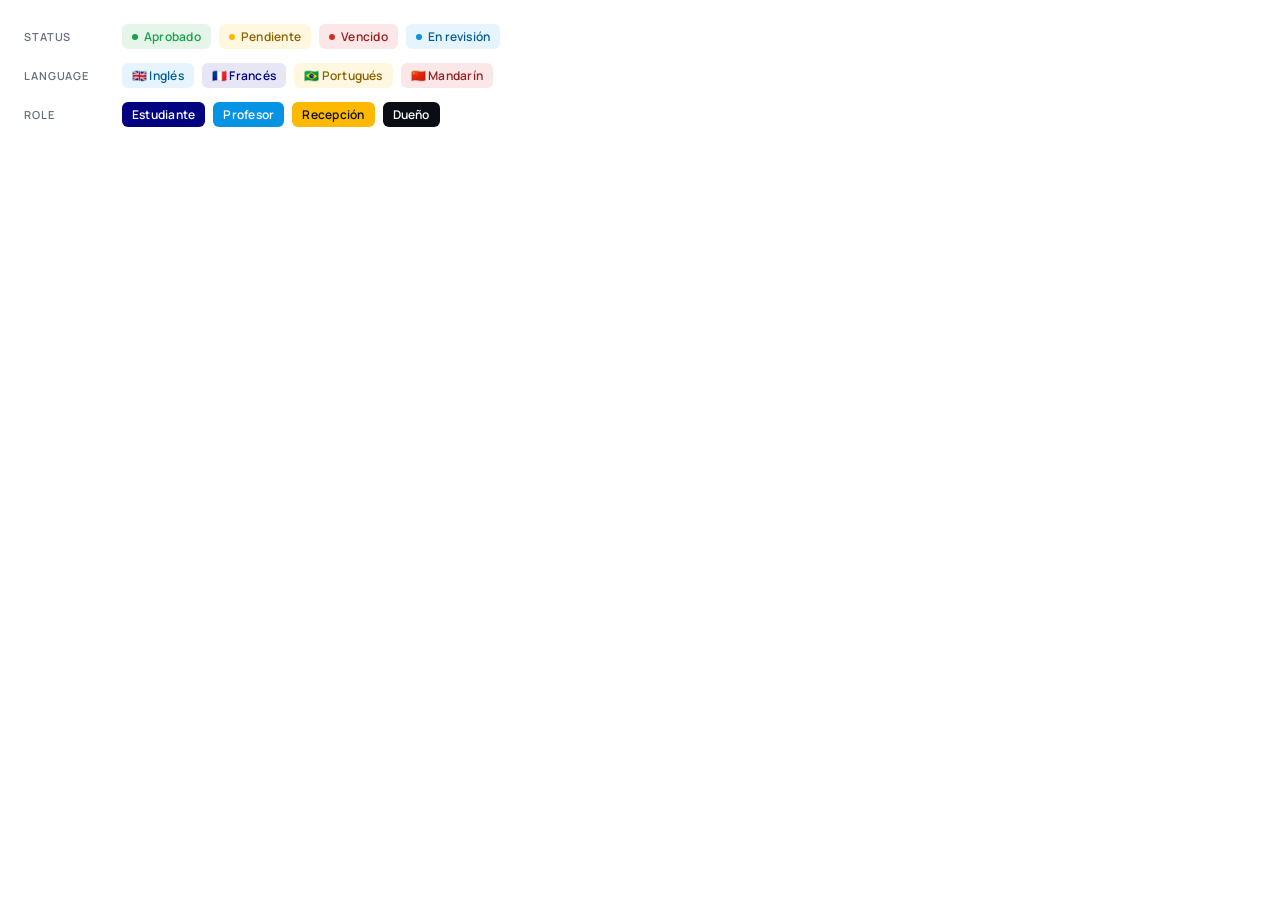
<file: preview/badges.html>
<!doctype html>
<html lang="es"><head><meta charset="utf-8"><title>Badges & chips</title>
<link rel="stylesheet" href="../colors_and_type.css">
<style>body{margin:0;padding:24px;background:#fff;color:var(--fg-1);font-family:var(--font-sans)}
.row{display:flex;gap:8px;flex-wrap:wrap;margin-bottom:14px;align-items:center}
.lbl{font-size:11px;color:var(--fg-3);text-transform:uppercase;letter-spacing:0.08em;font-weight:600;width:90px;flex-shrink:0}
.b{display:inline-flex;align-items:center;gap:6px;padding:4px 10px;border-radius:6px;font-size:12px;font-weight:600;letter-spacing:0.02em}
.b .dot{width:6px;height:6px;border-radius:50%}
</style></head><body>
<div class="row"><span class="lbl">Status</span>
  <span class="b" style="background:#E6F5E9;color:#16A34A"><span class="dot" style="background:#16A34A"></span>Aprobado</span>
  <span class="b" style="background:#FFF7E0;color:#8A6300"><span class="dot" style="background:#FCB900"></span>Pendiente</span>
  <span class="b" style="background:#FBE7E7;color:#971F1F"><span class="dot" style="background:#CF2E2E"></span>Vencido</span>
  <span class="b" style="background:#E6F5FD;color:#025C9B"><span class="dot" style="background:#0693E3"></span>En revisión</span>
</div>
<div class="row"><span class="lbl">Language</span>
  <span class="b" style="background:#E6F5FD;color:#025C9B">🇬🇧 Inglés</span>
  <span class="b" style="background:#E6E6F5;color:#020381">🇫🇷 Francés</span>
  <span class="b" style="background:#FFF7E0;color:#8A6300">🇧🇷 Portugués</span>
  <span class="b" style="background:#FBE7E7;color:#971F1F">🇨🇳 Mandarín</span>
</div>
<div class="row"><span class="lbl">Role</span>
  <span class="b" style="background:var(--indigo-500);color:white">Estudiante</span>
  <span class="b" style="background:var(--cyan-500);color:white">Profesor</span>
  <span class="b" style="background:var(--amber-500);color:#0A0D13">Recepción</span>
  <span class="b" style="background:var(--neutral-900);color:white">Dueño</span>
</div>
</body></html>
</file>
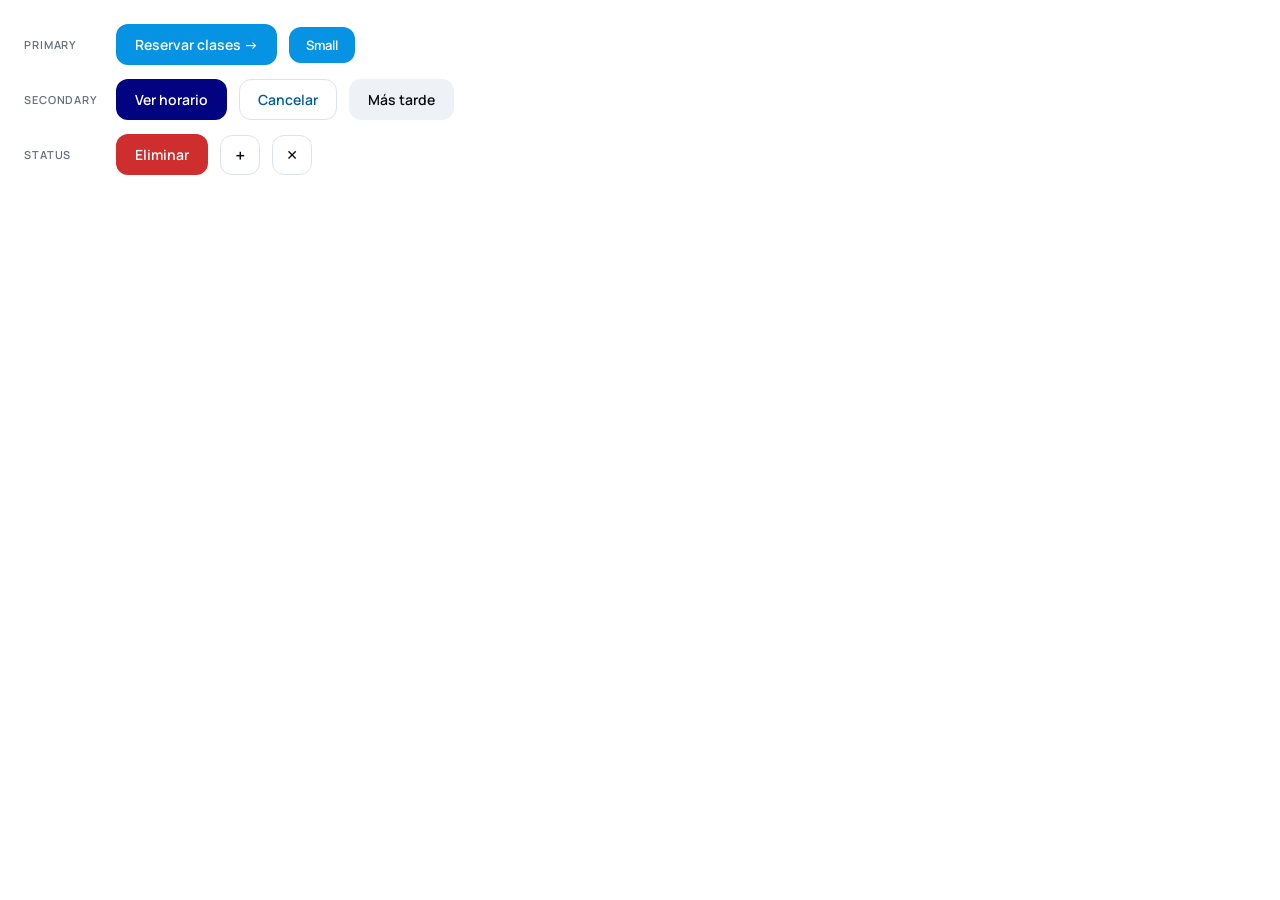
<file: preview/buttons.html>
<!doctype html>
<html lang="es"><head><meta charset="utf-8"><title>Buttons</title>
<link rel="stylesheet" href="../colors_and_type.css">
<style>body{margin:0;padding:24px;background:#fff;color:var(--fg-1);font-family:var(--font-sans)}
.btn{display:inline-flex;align-items:center;justify-content:center;gap:8px;padding:10px 18px;border-radius:12px;font-weight:600;font-size:14px;border:1px solid transparent;cursor:pointer;font-family:inherit}
.primary{background:var(--cyan-500);color:white}
.secondary{background:var(--indigo-500);color:white}
.ghost{background:transparent;color:var(--cyan-700);border-color:var(--border-1)}
.quiet{background:var(--neutral-100);color:var(--fg-1)}
.danger{background:var(--red-500);color:white}
.icon{background:white;color:var(--fg-1);border:1px solid var(--border-1);width:40px;height:40px;padding:0;border-radius:12px}
.row{display:flex;gap:12px;flex-wrap:wrap;margin-bottom:14px;align-items:center}
.lbl{font-size:11px;color:var(--fg-3);text-transform:uppercase;letter-spacing:0.08em;font-weight:600;width:80px;flex-shrink:0}</style></head><body>
<div class="row"><span class="lbl">Primary</span>
  <button class="btn primary">Reservar clases →</button>
  <button class="btn primary" style="padding:8px 16px;font-size:13px">Small</button>
</div>
<div class="row"><span class="lbl">Secondary</span>
  <button class="btn secondary">Ver horario</button>
  <button class="btn ghost">Cancelar</button>
  <button class="btn quiet">Más tarde</button>
</div>
<div class="row"><span class="lbl">Status</span>
  <button class="btn danger">Eliminar</button>
  <button class="btn icon">＋</button>
  <button class="btn icon">✕</button>
</div>
</body></html>
</file>
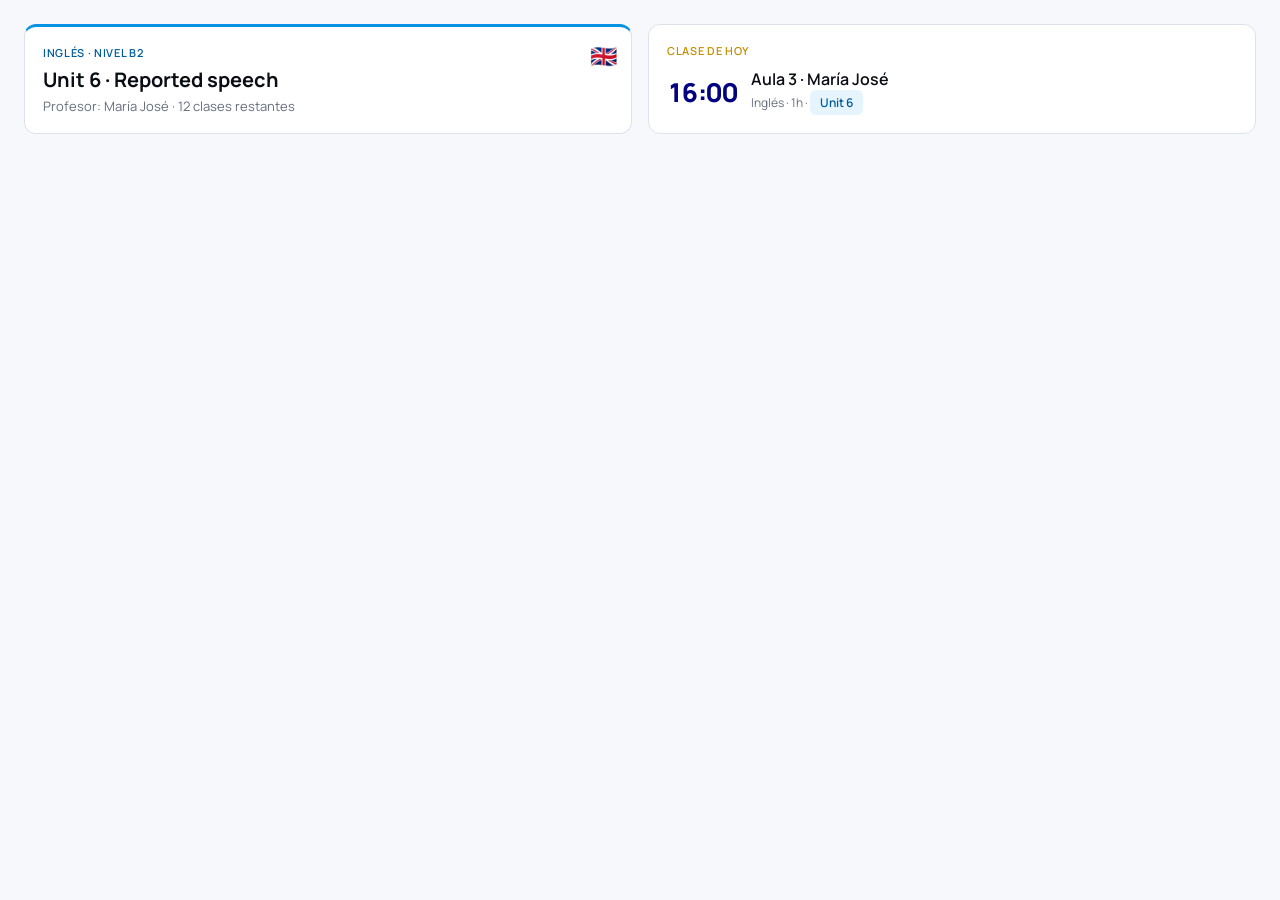
<file: preview/cards.html>
<!doctype html>
<html lang="es"><head><meta charset="utf-8"><title>Cards</title>
<link rel="stylesheet" href="../colors_and_type.css">
<style>body{margin:0;padding:24px;background:var(--bg-app);color:var(--fg-1);font-family:var(--font-sans)}
.grid{display:grid;grid-template-columns:1fr 1fr;gap:16px}
.card{background:#fff;border:1px solid var(--border-1);border-radius:12px;padding:18px}
.lang-card{border-top:3px solid var(--cyan-500);position:relative}
.flag{position:absolute;top:14px;right:14px;font-size:22px}
.meta{font-size:11px;font-weight:600;color:var(--cyan-700);letter-spacing:0.06em;text-transform:uppercase}
.title{font-size:20px;font-weight:700;margin:6px 0 4px}
.sub{font-size:13px;color:var(--fg-3)}
.class-row{display:flex;align-items:center;gap:14px}
.time{font-size:26px;font-weight:800;letter-spacing:-0.02em;color:var(--indigo-500);font-variant-numeric:tabular-nums}
.room{font-size:12px;color:var(--fg-3)}
.badge{display:inline-block;padding:4px 10px;border-radius:6px;background:var(--cyan-50);color:var(--cyan-700);font-size:12px;font-weight:600}
</style></head><body>
<div class="grid">
  <div class="card lang-card"><span class="flag">🇬🇧</span>
    <div class="meta">INGLÉS · Nivel B2</div>
    <div class="title">Unit 6 · Reported speech</div>
    <div class="sub">Profesor: María José · 12 clases restantes</div>
  </div>
  <div class="card">
    <div class="meta" style="color:var(--amber-700)">CLASE DE HOY</div>
    <div class="class-row" style="margin-top:10px">
      <div class="time">16:00</div>
      <div><div style="font-weight:600">Aula 3 · María José</div><div class="room">Inglés · 1h · <span class="badge">Unit 6</span></div></div>
    </div>
  </div>
</div>
</body></html>
</file>
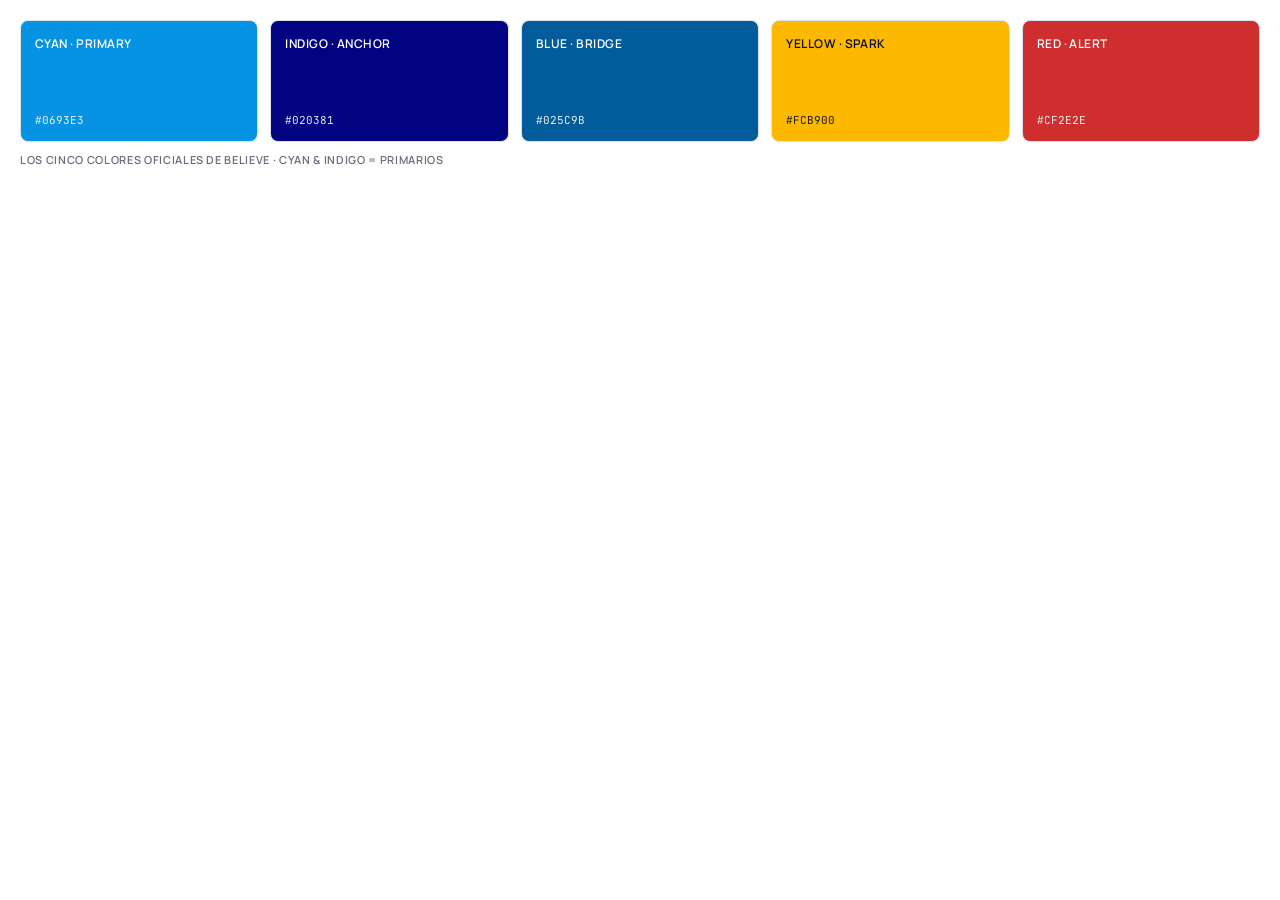
<file: preview/colors-brand.html>
<!doctype html>
<html lang="es"><head><meta charset="utf-8"><title>Colors — Brand</title>
<link rel="stylesheet" href="../colors_and_type.css">
<style>
  body{margin:0;font-family:var(--font-sans);background:var(--bg-surface);padding:20px;color:var(--fg-1)}
  .row{display:grid;grid-template-columns:repeat(5,1fr);gap:12px}
  .sw{border-radius:var(--radius-md);padding:14px;height:92px;display:flex;flex-direction:column;justify-content:space-between;border:1px solid var(--border-1)}
  .sw .name{font-size:12px;font-weight:600;letter-spacing:0.04em;text-transform:uppercase}
  .sw .hex{font-family:var(--font-mono);font-size:11px;opacity:0.9}
  .caption{font-size:11px;color:var(--fg-3);margin-top:10px;letter-spacing:0.06em;text-transform:uppercase;font-weight:600}
</style></head><body>
<div class="row">
  <div class="sw" style="background:#0693E3;color:white"><div class="name">Cyan · primary</div><div class="hex">#0693E3</div></div>
  <div class="sw" style="background:#020381;color:white"><div class="name">Indigo · anchor</div><div class="hex">#020381</div></div>
  <div class="sw" style="background:#025C9B;color:white"><div class="name">Blue · bridge</div><div class="hex">#025C9B</div></div>
  <div class="sw" style="background:#FCB900;color:#0A0D13"><div class="name">Yellow · spark</div><div class="hex">#FCB900</div></div>
  <div class="sw" style="background:#CF2E2E;color:white"><div class="name">Red · alert</div><div class="hex">#CF2E2E</div></div>
</div>
<div class="caption">Los cinco colores oficiales de Believe · cyan & indigo = primarios</div>
</body></html>
</file>
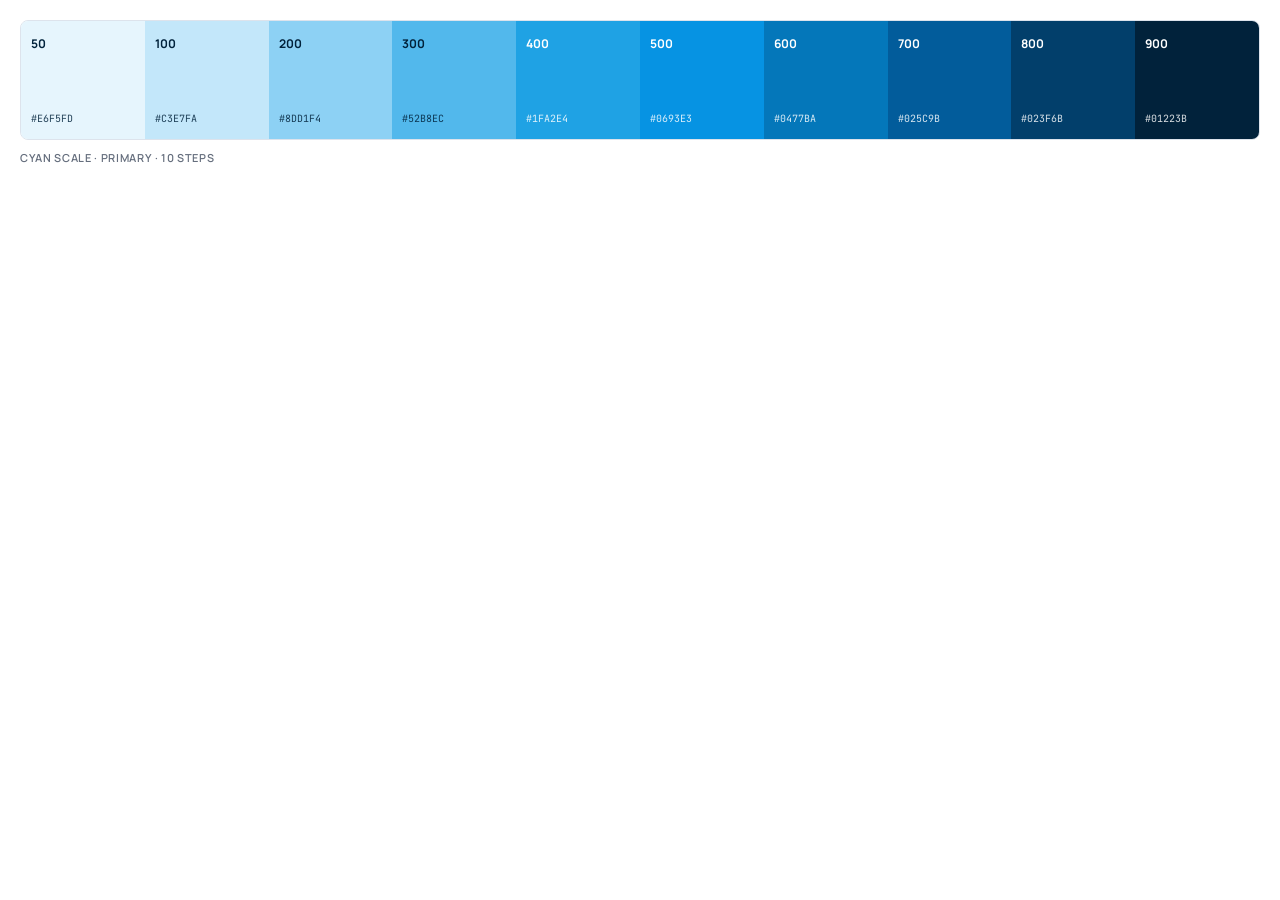
<file: preview/colors-cyan-scale.html>
<!doctype html>
<html lang="es"><head><meta charset="utf-8"><title>Cyan scale</title>
<link rel="stylesheet" href="../colors_and_type.css">
<style>
  body{margin:0;font-family:var(--font-sans);background:var(--bg-surface);padding:20px;color:var(--fg-1)}
  .row{display:flex;gap:0;border-radius:var(--radius-md);overflow:hidden;border:1px solid var(--border-1)}
  .sw{flex:1;padding:14px 10px;height:90px;display:flex;flex-direction:column;justify-content:space-between}
  .sw .n{font-size:12px;font-weight:700}
  .sw .h{font-family:var(--font-mono);font-size:10px;opacity:0.85}
  .cap{font-size:11px;color:var(--fg-3);margin-top:10px;letter-spacing:0.06em;text-transform:uppercase;font-weight:600}
</style></head><body>
<div class="row">
  <div class="sw" style="background:#E6F5FD;color:#01223B"><div class="n">50</div><div class="h">#E6F5FD</div></div>
  <div class="sw" style="background:#C3E7FA;color:#01223B"><div class="n">100</div><div class="h">#C3E7FA</div></div>
  <div class="sw" style="background:#8DD1F4;color:#01223B"><div class="n">200</div><div class="h">#8DD1F4</div></div>
  <div class="sw" style="background:#52B8EC;color:#01223B"><div class="n">300</div><div class="h">#52B8EC</div></div>
  <div class="sw" style="background:#1FA2E4;color:white"><div class="n">400</div><div class="h">#1FA2E4</div></div>
  <div class="sw" style="background:#0693E3;color:white"><div class="n">500</div><div class="h">#0693E3</div></div>
  <div class="sw" style="background:#0477BA;color:white"><div class="n">600</div><div class="h">#0477BA</div></div>
  <div class="sw" style="background:#025C9B;color:white"><div class="n">700</div><div class="h">#025C9B</div></div>
  <div class="sw" style="background:#023F6B;color:white"><div class="n">800</div><div class="h">#023F6B</div></div>
  <div class="sw" style="background:#01223B;color:white"><div class="n">900</div><div class="h">#01223B</div></div>
</div>
<div class="cap">Cyan scale · primary · 10 steps</div>
</body></html>
</file>
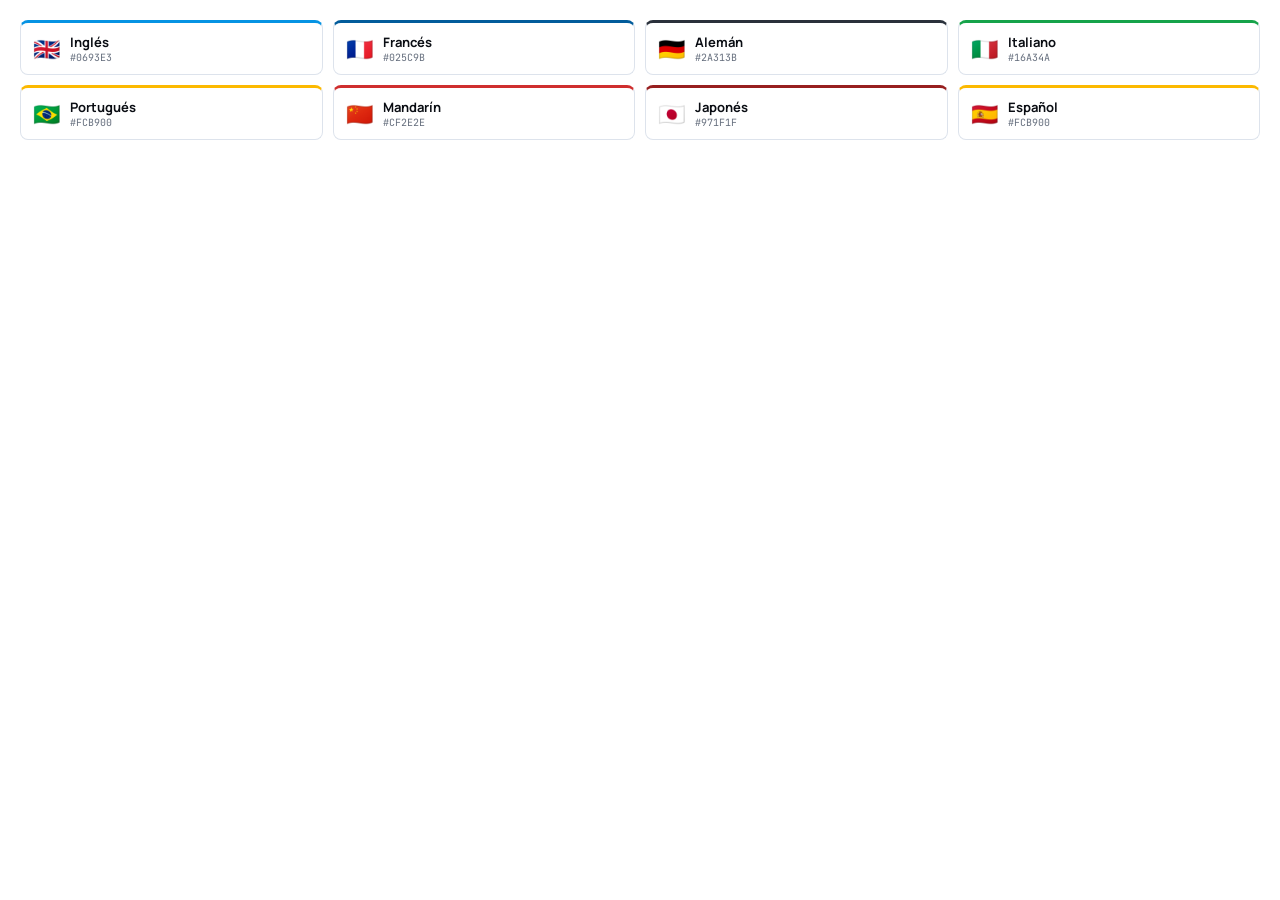
<file: preview/colors-languages.html>
<!doctype html>
<html lang="es"><head><meta charset="utf-8"><title>Language colors</title>
<link rel="stylesheet" href="../colors_and_type.css">
<style>
  body{margin:0;font-family:var(--font-sans);background:var(--bg-surface);padding:20px;color:var(--fg-1)}
  .grid{display:grid;grid-template-columns:repeat(4,1fr);gap:10px}
  .lang{border:1px solid var(--border-1);border-radius:var(--radius-md);padding:10px 12px;display:flex;align-items:center;gap:10px;border-top:3px solid var(--c)}
  .flag{font-size:22px;line-height:1}
  .name{font-size:13px;font-weight:700}
  .hex{font-family:var(--font-mono);font-size:10px;color:var(--fg-3)}
</style></head><body>
<div class="grid">
  <div class="lang" style="--c:#0693E3"><span class="flag">🇬🇧</span><div><div class="name">Inglés</div><div class="hex">#0693E3</div></div></div>
  <div class="lang" style="--c:#025C9B"><span class="flag">🇫🇷</span><div><div class="name">Francés</div><div class="hex">#025C9B</div></div></div>
  <div class="lang" style="--c:#2A313B"><span class="flag">🇩🇪</span><div><div class="name">Alemán</div><div class="hex">#2A313B</div></div></div>
  <div class="lang" style="--c:#16A34A"><span class="flag">🇮🇹</span><div><div class="name">Italiano</div><div class="hex">#16A34A</div></div></div>
  <div class="lang" style="--c:#FCB900"><span class="flag">🇧🇷</span><div><div class="name">Portugués</div><div class="hex">#FCB900</div></div></div>
  <div class="lang" style="--c:#CF2E2E"><span class="flag">🇨🇳</span><div><div class="name">Mandarín</div><div class="hex">#CF2E2E</div></div></div>
  <div class="lang" style="--c:#971F1F"><span class="flag">🇯🇵</span><div><div class="name">Japonés</div><div class="hex">#971F1F</div></div></div>
  <div class="lang" style="--c:#FCB900"><span class="flag">🇪🇸</span><div><div class="name">Español</div><div class="hex">#FCB900</div></div></div>
</div>
</body></html>
</file>
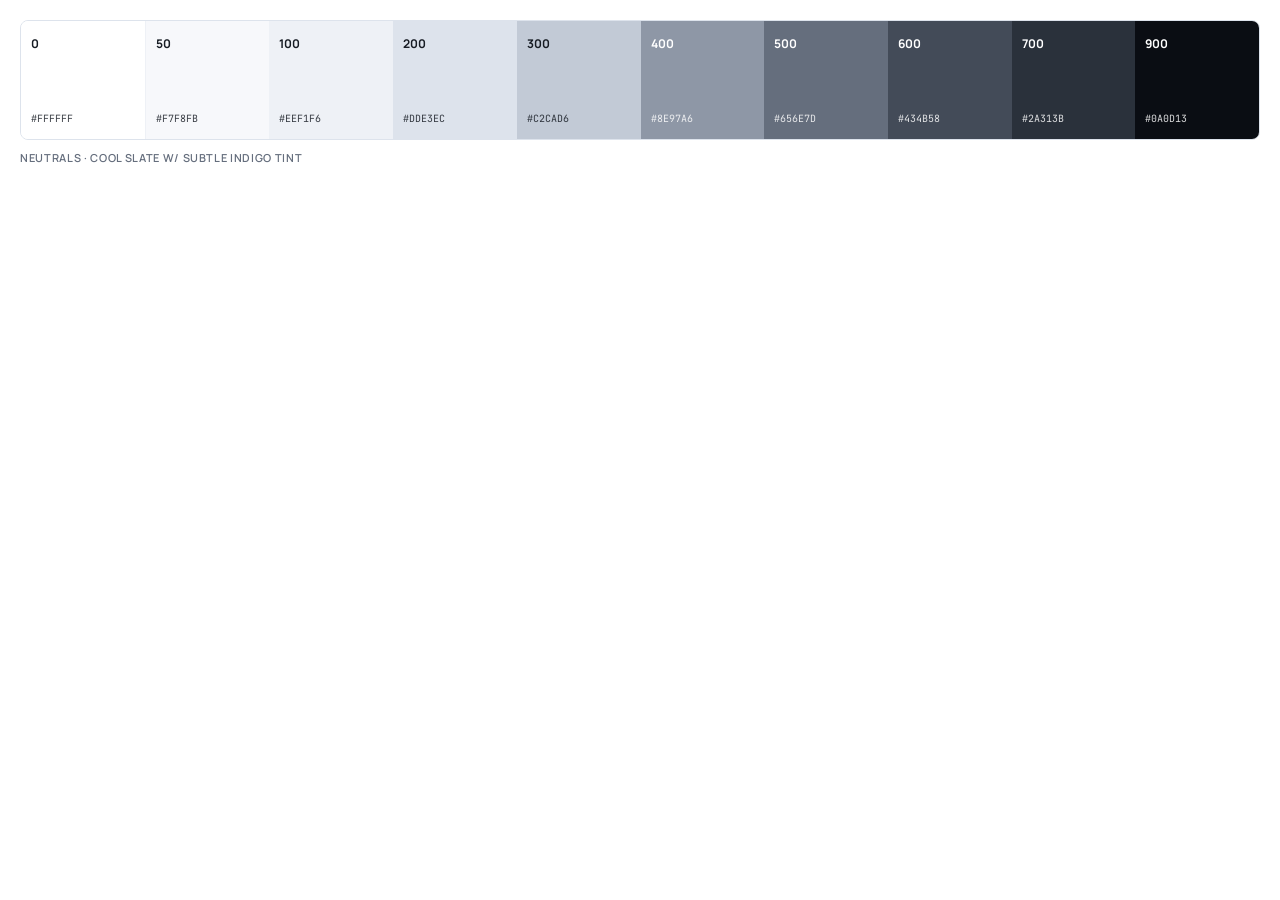
<file: preview/colors-neutrals.html>
<!doctype html>
<html lang="es"><head><meta charset="utf-8"><title>Neutral scale</title>
<link rel="stylesheet" href="../colors_and_type.css">
<style>
  body{margin:0;font-family:var(--font-sans);background:var(--bg-surface);padding:20px;color:var(--fg-1)}
  .row{display:flex;gap:0;border-radius:var(--radius-md);overflow:hidden;border:1px solid var(--border-1)}
  .sw{flex:1;padding:14px 10px;height:90px;display:flex;flex-direction:column;justify-content:space-between}
  .sw .n{font-size:12px;font-weight:700}
  .sw .h{font-family:var(--font-mono);font-size:10px;opacity:0.85}
  .cap{font-size:11px;color:var(--fg-3);margin-top:10px;letter-spacing:0.06em;text-transform:uppercase;font-weight:600}
</style></head><body>
<div class="row">
  <div class="sw" style="background:#FFFFFF;color:#171C24;border-right:1px solid #EEF1F6"><div class="n">0</div><div class="h">#FFFFFF</div></div>
  <div class="sw" style="background:#F7F8FB;color:#171C24"><div class="n">50</div><div class="h">#F7F8FB</div></div>
  <div class="sw" style="background:#EEF1F6;color:#171C24"><div class="n">100</div><div class="h">#EEF1F6</div></div>
  <div class="sw" style="background:#DDE3EC;color:#171C24"><div class="n">200</div><div class="h">#DDE3EC</div></div>
  <div class="sw" style="background:#C2CAD6;color:#171C24"><div class="n">300</div><div class="h">#C2CAD6</div></div>
  <div class="sw" style="background:#8E97A6;color:white"><div class="n">400</div><div class="h">#8E97A6</div></div>
  <div class="sw" style="background:#656E7D;color:white"><div class="n">500</div><div class="h">#656E7D</div></div>
  <div class="sw" style="background:#434B58;color:white"><div class="n">600</div><div class="h">#434B58</div></div>
  <div class="sw" style="background:#2A313B;color:white"><div class="n">700</div><div class="h">#2A313B</div></div>
  <div class="sw" style="background:#0A0D13;color:white"><div class="n">900</div><div class="h">#0A0D13</div></div>
</div>
<div class="cap">Neutrals · cool slate w/ subtle indigo tint</div>
</body></html>
</file>
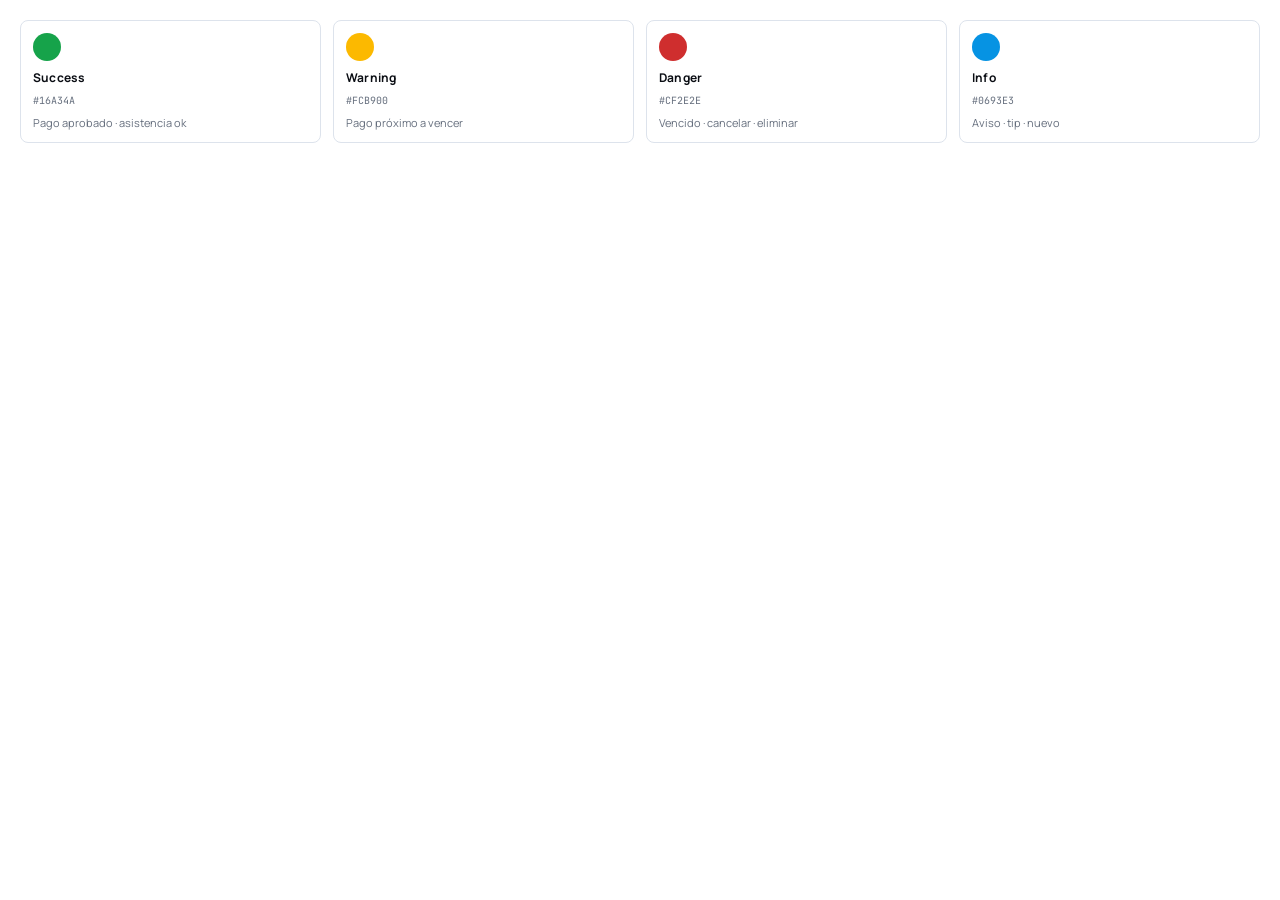
<file: preview/colors-semantic.html>
<!doctype html>
<html lang="es"><head><meta charset="utf-8"><title>Semantic colors</title>
<link rel="stylesheet" href="../colors_and_type.css">
<style>
  body{margin:0;font-family:var(--font-sans);background:var(--bg-surface);padding:20px;color:var(--fg-1)}
  .grid{display:grid;grid-template-columns:repeat(4,1fr);gap:12px}
  .tok{border:1px solid var(--border-1);border-radius:var(--radius-md);padding:12px;display:flex;flex-direction:column;gap:8px}
  .dot{width:28px;height:28px;border-radius:999px}
  .name{font-size:12px;font-weight:700;letter-spacing:0.02em}
  .hex{font-family:var(--font-mono);font-size:10px;color:var(--fg-3)}
  .use{font-size:11px;color:var(--fg-3)}
</style></head><body>
<div class="grid">
  <div class="tok"><div class="dot" style="background:#16A34A"></div><div class="name">Success</div><div class="hex">#16A34A</div><div class="use">Pago aprobado · asistencia ok</div></div>
  <div class="tok"><div class="dot" style="background:#FCB900"></div><div class="name">Warning</div><div class="hex">#FCB900</div><div class="use">Pago próximo a vencer</div></div>
  <div class="tok"><div class="dot" style="background:#CF2E2E"></div><div class="name">Danger</div><div class="hex">#CF2E2E</div><div class="use">Vencido · cancelar · eliminar</div></div>
  <div class="tok"><div class="dot" style="background:#0693E3"></div><div class="name">Info</div><div class="hex">#0693E3</div><div class="use">Aviso · tip · nuevo</div></div>
</div>
</body></html>
</file>
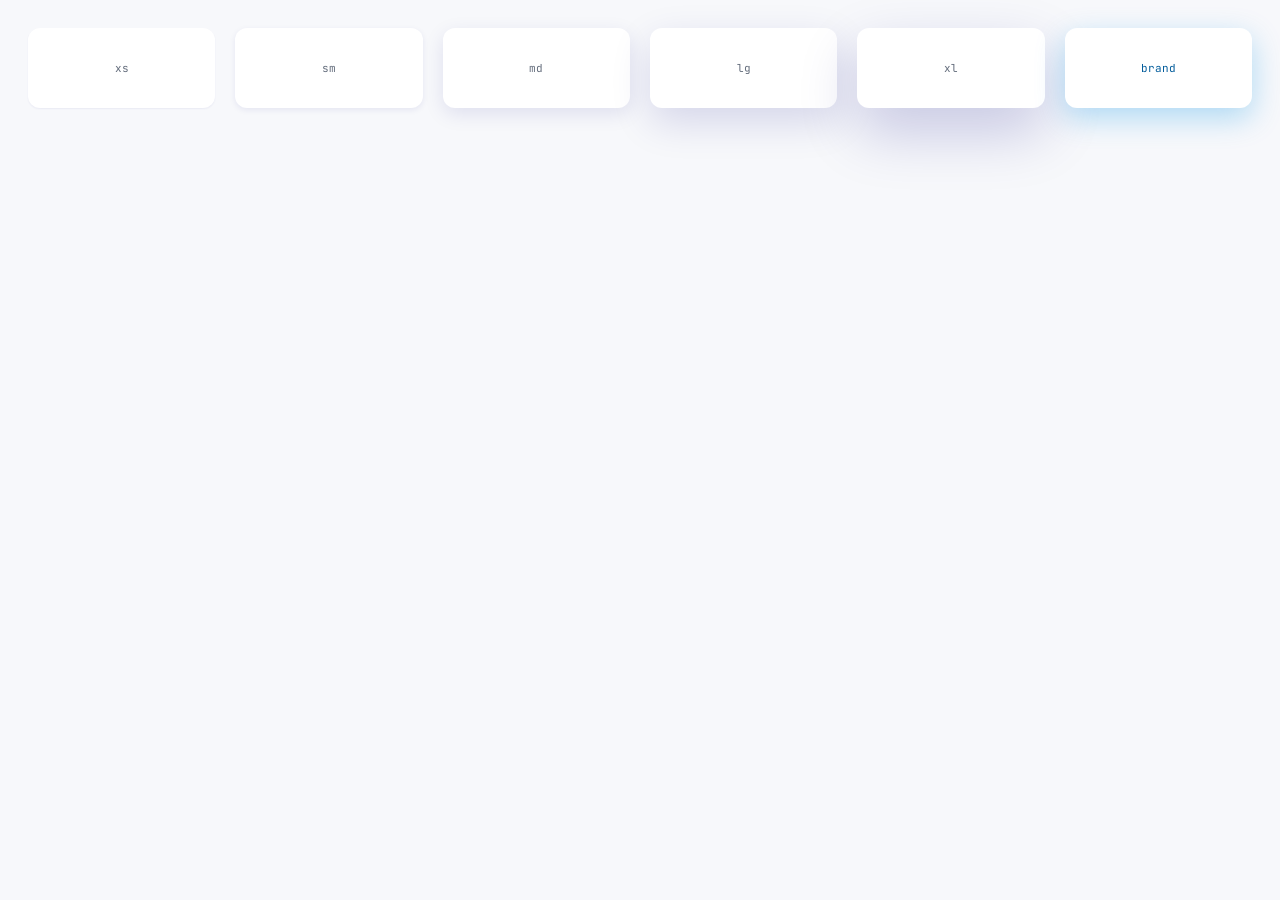
<file: preview/elevation.html>
<!doctype html>
<html lang="es"><head><meta charset="utf-8"><title>Shadows</title>
<link rel="stylesheet" href="../colors_and_type.css">
<style>body{margin:0;padding:28px;background:var(--bg-app);color:var(--fg-1);font-family:var(--font-sans)}
.row{display:grid;grid-template-columns:repeat(6,1fr);gap:20px}
.card{background:#fff;border-radius:12px;height:80px;display:flex;align-items:center;justify-content:center;font-family:var(--font-mono);font-size:11px;color:var(--fg-3)}
</style></head><body>
<div class="row">
  <div class="card" style="box-shadow:var(--shadow-xs)">xs</div>
  <div class="card" style="box-shadow:var(--shadow-sm)">sm</div>
  <div class="card" style="box-shadow:var(--shadow-md)">md</div>
  <div class="card" style="box-shadow:var(--shadow-lg)">lg</div>
  <div class="card" style="box-shadow:var(--shadow-xl)">xl</div>
  <div class="card" style="box-shadow:var(--shadow-brand);color:var(--cyan-700)">brand</div>
</div>
</body></html>
</file>
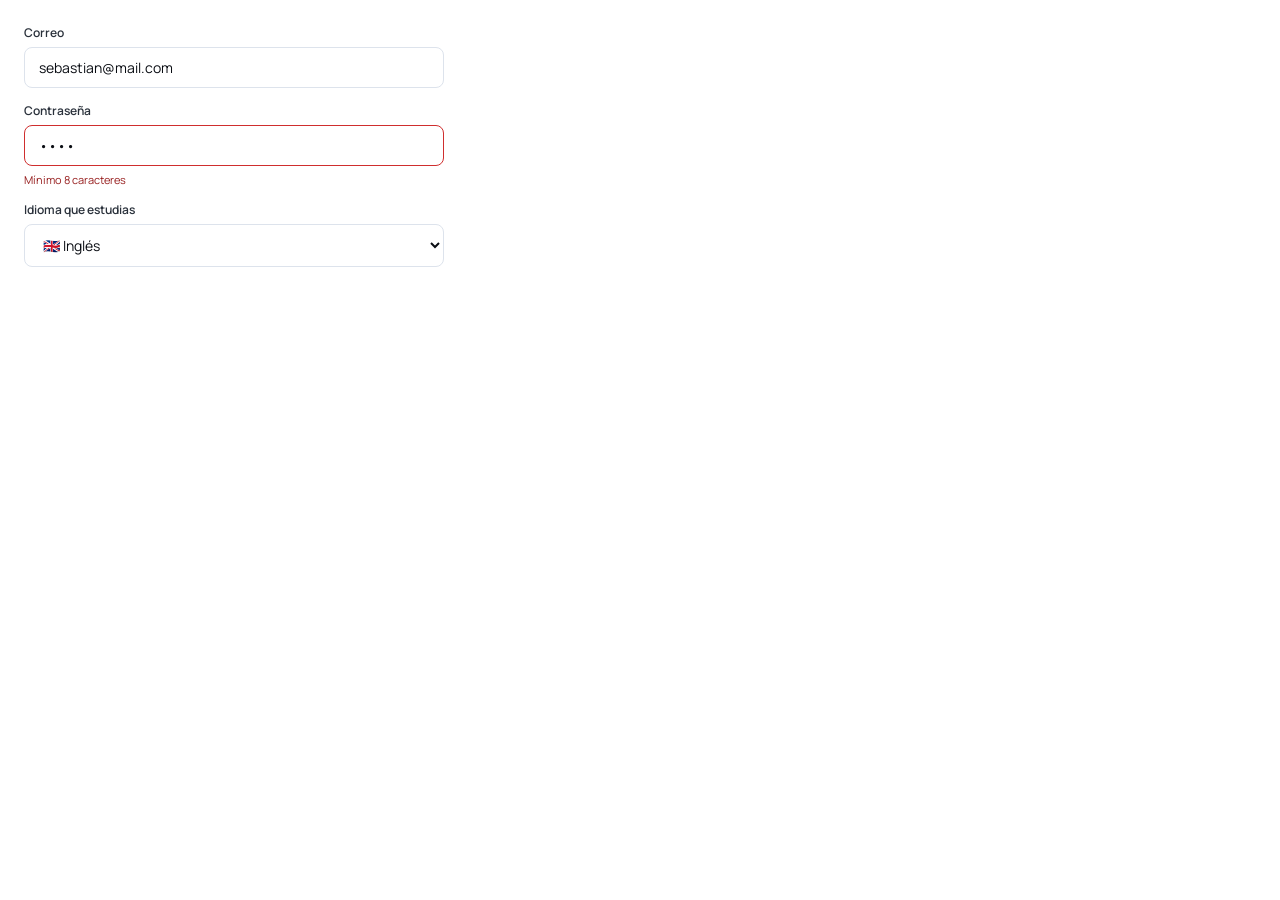
<file: preview/inputs.html>
<!doctype html>
<html lang="es"><head><meta charset="utf-8"><title>Form inputs</title>
<link rel="stylesheet" href="../colors_and_type.css">
<style>body{margin:0;padding:24px;background:#fff;color:var(--fg-1);font-family:var(--font-sans)}
.fld{display:flex;flex-direction:column;gap:6px;margin-bottom:14px;max-width:420px}
label{font-size:12px;font-weight:600;color:var(--fg-2)}
input,select{font-family:inherit;font-size:14px;padding:10px 14px;border:1px solid var(--border-1);border-radius:8px;background:white;color:var(--fg-1);outline:none;transition:border-color 160ms}
input:focus{border-color:var(--cyan-400);box-shadow:0 0 0 3px rgba(6,147,227,0.18)}
.hint{font-size:11px;color:var(--fg-3)}
.error input{border-color:var(--red-500)}
.error .hint{color:var(--red-700)}
.row{display:flex;gap:10px}
</style></head><body>
<div class="fld"><label>Correo</label><input value="sebastian@mail.com"></div>
<div class="fld error"><label>Contraseña</label><input type="password" value="1234"><div class="hint">Mínimo 8 caracteres</div></div>
<div class="fld"><label>Idioma que estudias</label>
  <select><option>🇬🇧 Inglés</option><option>🇫🇷 Francés</option><option>🇯🇵 Japonés</option></select>
</div>
</body></html>
</file>
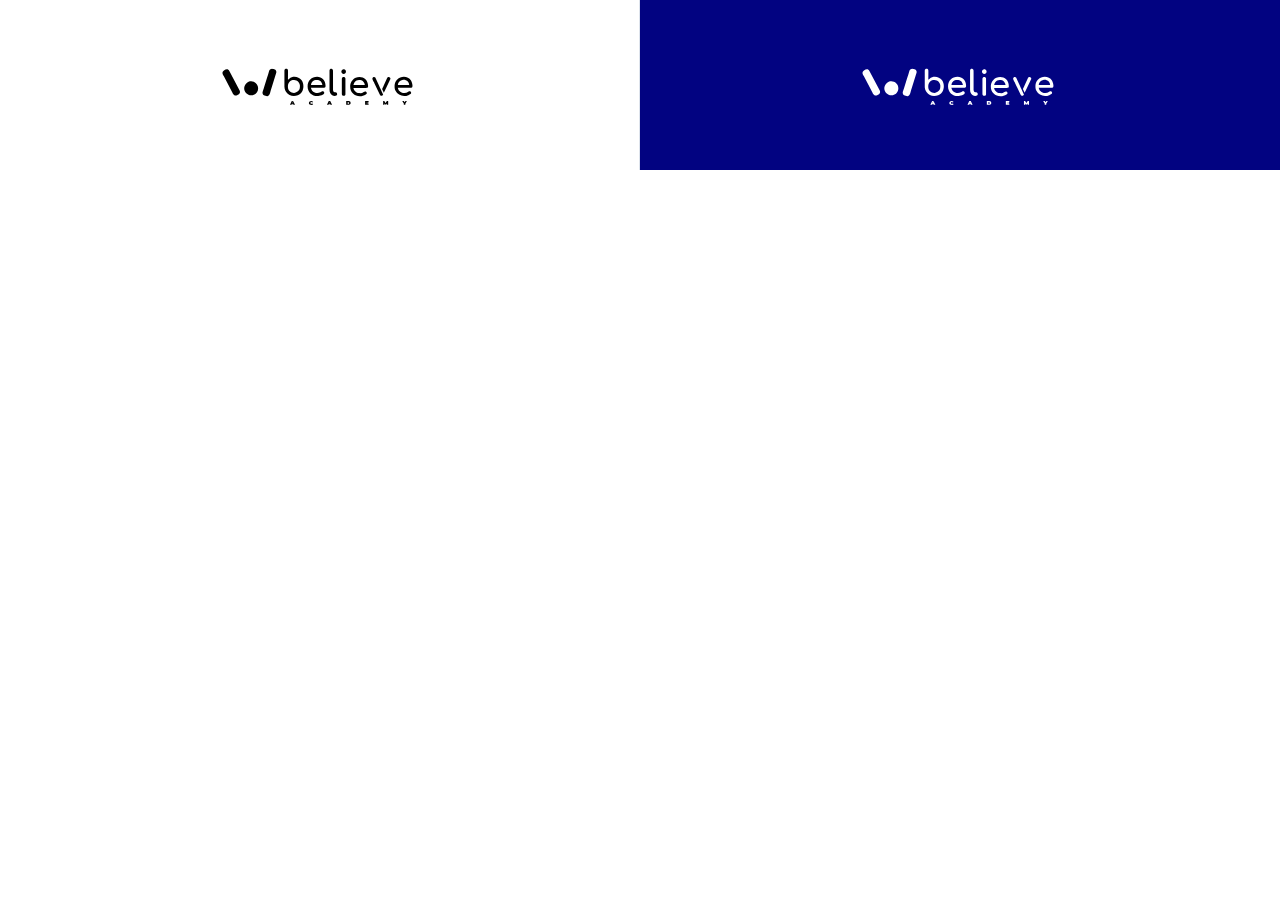
<file: preview/logo.html>
<!doctype html>
<html lang="es"><head><meta charset="utf-8"><title>Logo</title>
<link rel="stylesheet" href="../colors_and_type.css">
<style>body{margin:0;padding:0;font-family:var(--font-sans);color:var(--fg-1)}
.row{display:grid;grid-template-columns:1fr 1fr;gap:0;height:170px}
.panel{display:flex;align-items:center;justify-content:center;padding:24px}
.light{background:#fff;border-right:1px solid var(--border-1)}
.dark{background:var(--indigo-500)}
img{width:auto;height:56px}
.dark img{filter:brightness(0) invert(1)}
</style></head><body>
<div class="row">
  <div class="panel light"><img src="../assets/logo-believe.svg" alt="Believe"></div>
  <div class="panel dark"><img src="../assets/logo-believe.svg" alt="Believe"></div>
</div>
</body></html>
</file>
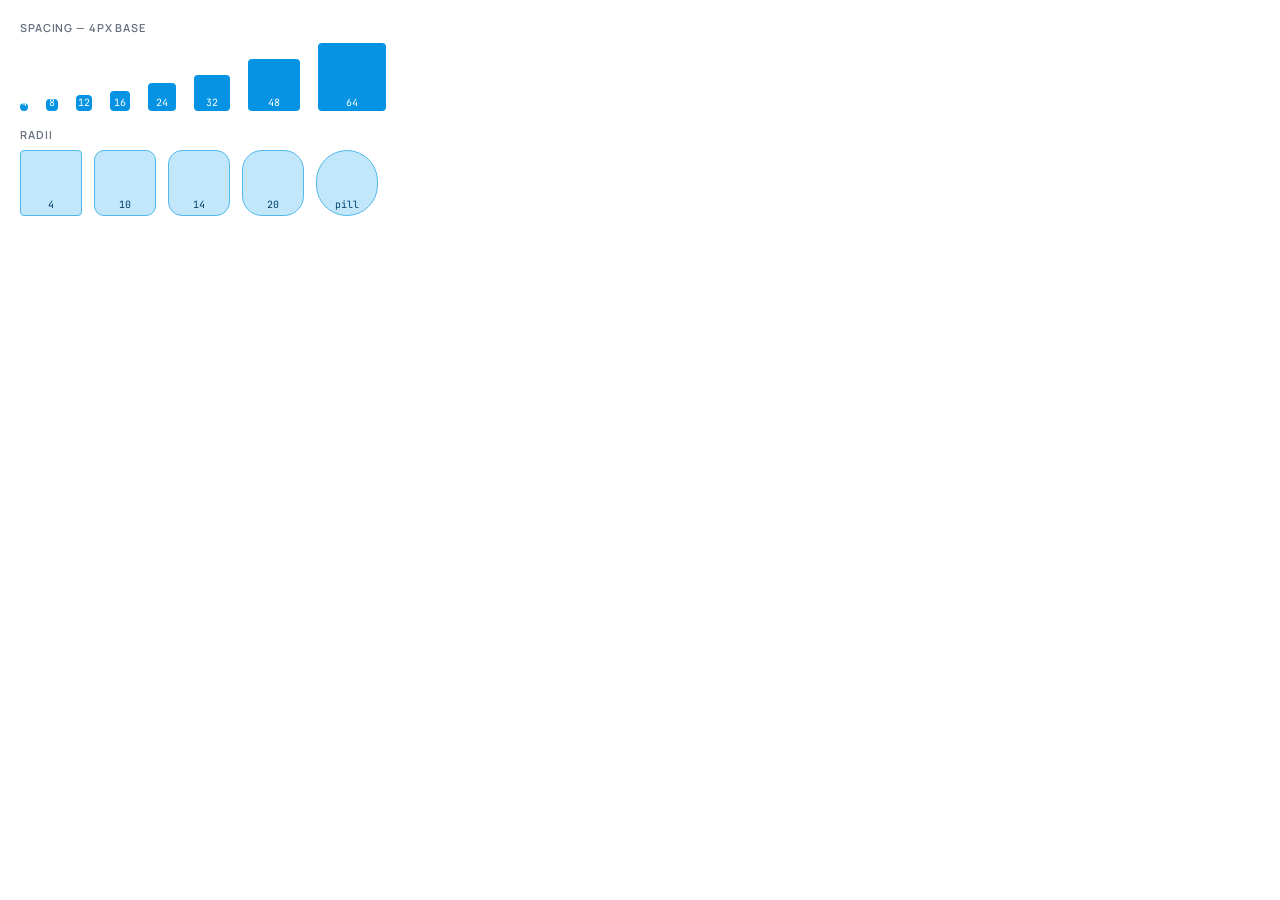
<file: preview/spacing-radii.html>
<!doctype html>
<html lang="es"><head><meta charset="utf-8"><title>Spacing & radii</title>
<link rel="stylesheet" href="../colors_and_type.css">
<style>body{margin:0;padding:20px;background:#fff;color:var(--fg-1);font-family:var(--font-sans)}
.block{display:flex;gap:18px;align-items:flex-end;margin-bottom:16px}
.sq{background:var(--cyan-500);border-radius:4px;display:flex;align-items:flex-end;justify-content:center;color:white;font-family:var(--font-mono);font-size:10px;padding:2px}
.lbl{font-size:11px;color:var(--fg-3);text-transform:uppercase;letter-spacing:0.08em;font-weight:600;margin-bottom:8px}
.rad{display:flex;gap:12px;align-items:flex-end}
.r{width:60px;height:60px;background:var(--cyan-100);border:1px solid var(--cyan-300);display:flex;align-items:flex-end;justify-content:center;color:var(--cyan-800);font-family:var(--font-mono);font-size:10px;padding-bottom:4px}</style></head><body>
<div class="lbl">Spacing — 4px base</div>
<div class="block">
  <div class="sq" style="width:4px;height:4px">4</div>
  <div class="sq" style="width:8px;height:8px">8</div>
  <div class="sq" style="width:12px;height:12px">12</div>
  <div class="sq" style="width:16px;height:16px">16</div>
  <div class="sq" style="width:24px;height:24px">24</div>
  <div class="sq" style="width:32px;height:32px">32</div>
  <div class="sq" style="width:48px;height:48px">48</div>
  <div class="sq" style="width:64px;height:64px">64</div>
</div>
<div class="lbl" style="margin-top:6px">Radii</div>
<div class="rad">
  <div class="r" style="border-radius:4px">4</div>
  <div class="r" style="border-radius:10px">10</div>
  <div class="r" style="border-radius:14px">14</div>
  <div class="r" style="border-radius:20px">20</div>
  <div class="r" style="border-radius:999px">pill</div>
</div>
</body></html>
</file>
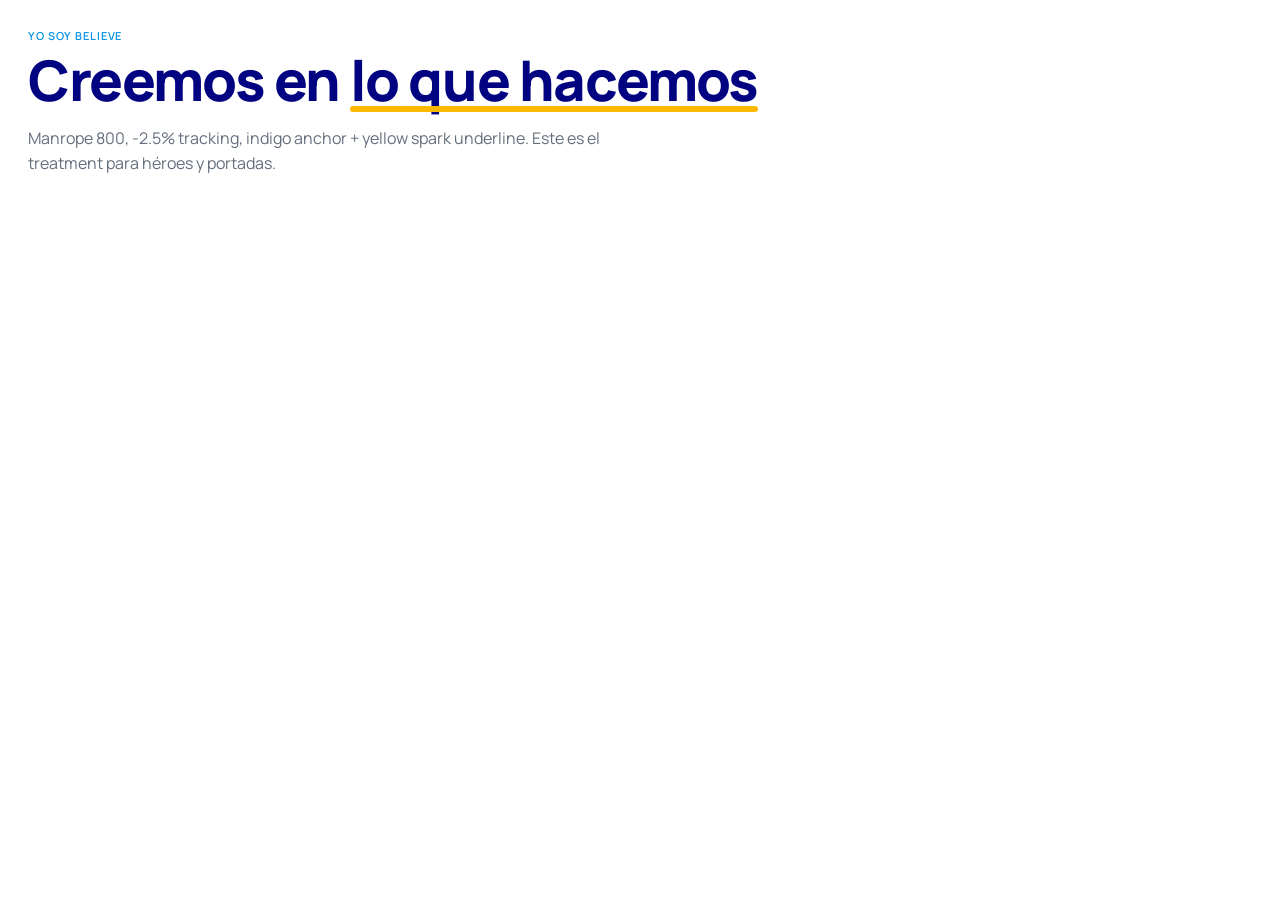
<file: preview/type-display.html>
<!doctype html>
<html lang="es"><head><meta charset="utf-8"><title>Display type</title>
<link rel="stylesheet" href="../colors_and_type.css">
<style>body{margin:0;padding:28px;background:#fff;color:var(--fg-1);font-family:var(--font-sans)}
.lead{font-size:11px;letter-spacing:0.08em;text-transform:uppercase;color:var(--cyan-500);font-weight:600;margin-bottom:8px}
.headline{font-size:56px;font-weight:800;letter-spacing:-0.025em;line-height:1.05;color:var(--indigo-500)}
.underline{position:relative;display:inline-block}
.underline::after{content:'';position:absolute;left:0;right:0;bottom:-2px;height:6px;background:var(--amber-500);border-radius:3px}
.sub{font-size:16px;color:var(--fg-3);margin-top:16px;max-width:580px;line-height:1.55}</style></head><body>
<div class="lead">Yo soy Believe</div>
<div class="headline">Creemos en <span class="underline">lo que hacemos</span></div>
<div class="sub">Manrope 800, -2.5% tracking, indigo anchor + yellow spark underline. Este es el treatment para héroes y portadas.</div>
</body></html>
</file>
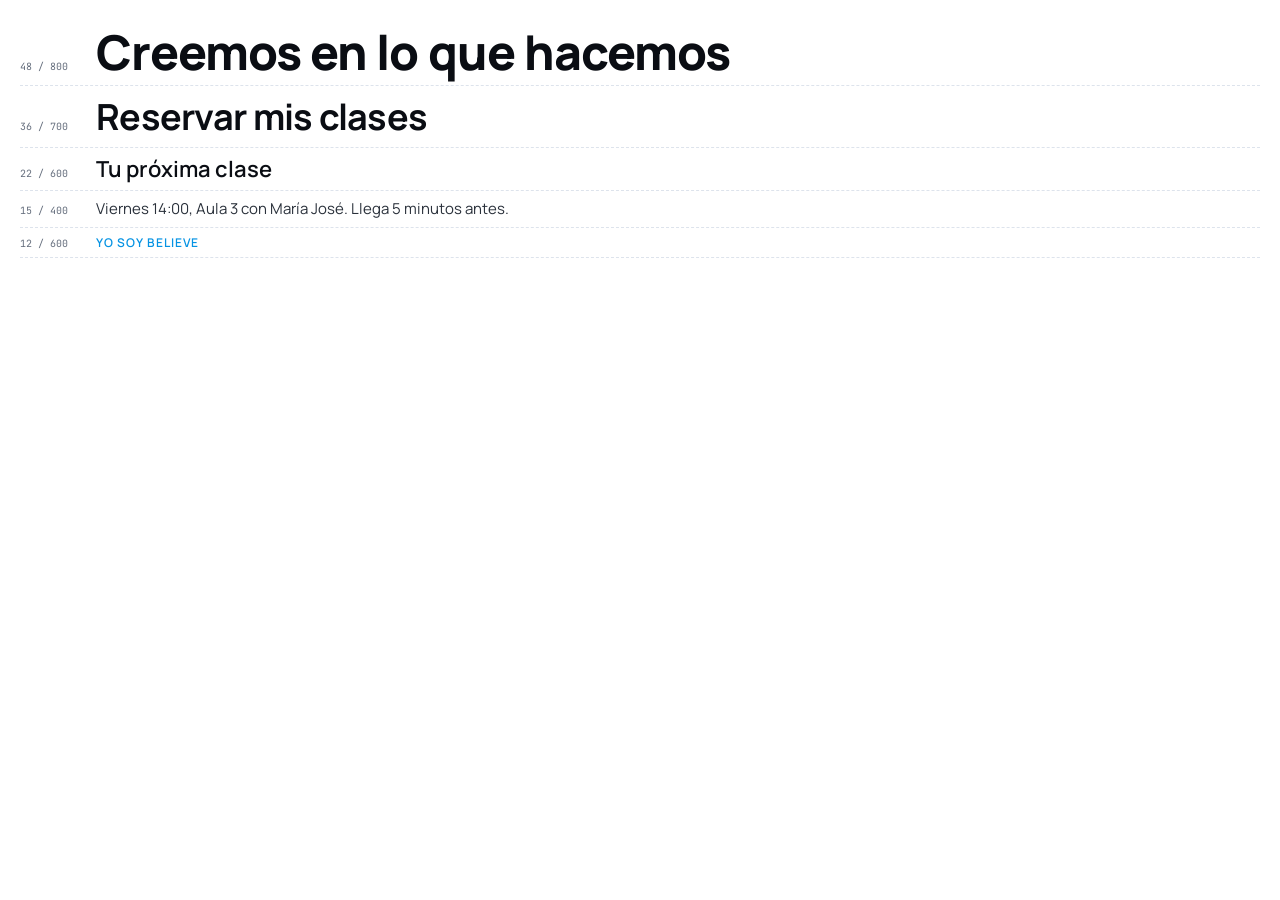
<file: preview/type-scale.html>
<!doctype html>
<html lang="es"><head><meta charset="utf-8"><title>Type scale</title>
<link rel="stylesheet" href="../colors_and_type.css">
<style>body{margin:0;padding:20px;background:#fff;color:var(--fg-1);font-family:var(--font-sans)}
.row{display:flex;align-items:baseline;gap:16px;padding:6px 0;border-bottom:1px dashed var(--border-1)}
.tag{font-family:var(--font-mono);font-size:10px;color:var(--fg-3);width:60px;flex-shrink:0}
.specimen{color:var(--fg-1)}</style></head><body>
<div class="row"><span class="tag">48 / 800</span><span class="specimen" style="font-size:48px;font-weight:800;letter-spacing:-0.02em;line-height:1.1">Creemos en lo que hacemos</span></div>
<div class="row"><span class="tag">36 / 700</span><span class="specimen" style="font-size:36px;font-weight:700;letter-spacing:-0.02em">Reservar mis clases</span></div>
<div class="row"><span class="tag">22 / 600</span><span class="specimen" style="font-size:22px;font-weight:600">Tu próxima clase</span></div>
<div class="row"><span class="tag">15 / 400</span><span class="specimen" style="font-size:15px;font-weight:400;line-height:1.6;color:var(--fg-2)">Viernes 14:00, Aula 3 con María José. Llega 5 minutos antes.</span></div>
<div class="row"><span class="tag">12 / 600</span><span class="specimen" style="font-size:12px;font-weight:600;letter-spacing:0.08em;text-transform:uppercase;color:var(--fg-brand)">YO SOY BELIEVE</span></div>
</body></html>
</file>
<file: colors_and_type.css>
/* ============================================================
   BELIEVE ACADEMY — Colors & Type
   Design tokens for the Believe Academy portal & marketing.
   "Creemos en lo que hacemos" — #YoSoyBelieve
   ============================================================ */

/* ---------- TYPOGRAPHY ---------- */
/* Manrope — primary UI face (modern, warm, highly legible)
   Inter   — fallback / dense data
   JetBrains Mono — monospaced values, codes, tokens */
@import url('https://fonts.googleapis.com/css2?family=Manrope:wght@400;500;600;700;800&family=Inter:wght@400;500;600;700&family=JetBrains+Mono:wght@400;500&display=swap');

:root {
  /* ===== BRAND COLOR SCALE ===== */
  /* Core 5 (as given — "official" Believe palette) */
  --brand-red:      #CF2E2E;   /* accent / alerts / energy */
  --brand-cyan:     #0693E3;   /* primary — trust, fluency, horizon */
  --brand-blue:     #025C9B;   /* secondary — depth, institution */
  --brand-yellow:   #FCB900;   /* highlight / kids / celebration */
  --brand-indigo:   #020381;   /* headlines / "night sky" anchor */

  /* Primary chosen: CYAN (#0693E3) + INDIGO (#020381)
     Yellow is the spark, Red reserved for destructive/warnings.
     Mid-blue #025C9B bridges cyan→indigo for gradients. */

  /* ----- Cyan scale (primary) ----- */
  --cyan-50:  #E6F5FD;
  --cyan-100: #C3E7FA;
  --cyan-200: #8DD1F4;
  --cyan-300: #52B8EC;
  --cyan-400: #1FA2E4;
  --cyan-500: #0693E3;  /* brand-cyan */
  --cyan-600: #0477BA;
  --cyan-700: #025C9B;  /* brand-blue */
  --cyan-800: #023F6B;
  --cyan-900: #01223B;

  /* ----- Indigo scale (anchor) ----- */
  --indigo-50:  #E6E6F5;
  --indigo-100: #BFBFE1;
  --indigo-300: #4D4DB8;
  --indigo-500: #020381;  /* brand-indigo */
  --indigo-700: #010255;
  --indigo-900: #01012E;

  /* ----- Yellow / Amber scale (highlight) ----- */
  --amber-50:   #FFF7E0;
  --amber-100:  #FEEAB3;
  --amber-300:  #FDD14D;
  --amber-500:  #FCB900;  /* brand-yellow */
  --amber-700:  #C48E00;

  /* ----- Red scale (destructive/alert) ----- */
  --red-50:    #FBE7E7;
  --red-100:   #F4BDBD;
  --red-500:   #CF2E2E;  /* brand-red */
  --red-700:   #971F1F;

  /* ----- Neutrals (cool-tinted slate, hint of indigo) ----- */
  --neutral-0:   #FFFFFF;
  --neutral-50:  #F7F8FB;
  --neutral-100: #EEF1F6;
  --neutral-200: #DDE3EC;
  --neutral-300: #C2CAD6;
  --neutral-400: #8E97A6;
  --neutral-500: #656E7D;
  --neutral-600: #434B58;
  --neutral-700: #2A313B;
  --neutral-800: #171C24;
  --neutral-900: #0A0D13;

  /* ----- Semantic colors ----- */
  --semantic-success: #16A34A;
  --semantic-warning: #FCB900;   /* aligns w/ brand yellow */
  --semantic-danger:  #CF2E2E;   /* aligns w/ brand red */
  --semantic-info:    #0693E3;   /* aligns w/ brand cyan */

  /* ===== SEMANTIC TOKENS ===== */
  --fg-1:       var(--neutral-900);   /* primary text / headlines */
  --fg-2:       var(--neutral-700);   /* body text */
  --fg-3:       var(--neutral-500);   /* secondary text / meta */
  --fg-4:       var(--neutral-400);   /* hint / placeholder */
  --fg-on-brand:var(--neutral-0);     /* text on brand bg */
  --fg-brand:   var(--cyan-500);      /* brand-colored text */
  --fg-accent:  var(--indigo-500);    /* high-emphasis accent */

  --bg-app:     var(--neutral-50);    /* app background */
  --bg-surface: var(--neutral-0);     /* cards, panels */
  --bg-raised:  var(--neutral-0);
  --bg-muted:   var(--neutral-100);   /* disabled / track / hover-neutral */
  --bg-inverse: var(--indigo-500);    /* dark panels / headers */
  --bg-brand:   var(--cyan-500);
  --bg-brand-subtle: var(--cyan-50);
  --bg-accent:  var(--indigo-500);
  --bg-highlight: var(--amber-500);

  --border-1:  var(--neutral-200);
  --border-2:  var(--neutral-300);
  --border-strong: var(--neutral-700);
  --border-brand:  var(--cyan-500);
  --border-focus:  var(--cyan-400);

  /* ===== TYPE SYSTEM ===== */
  --font-sans:    'Manrope', 'Inter', ui-sans-serif, system-ui, -apple-system, sans-serif;
  --font-display: 'Manrope', 'Inter', ui-sans-serif, system-ui, sans-serif;
  --font-mono:    'JetBrains Mono', ui-monospace, SFMono-Regular, Menlo, monospace;

  /* Type scale — ratio ~1.2 (minor third), well-tuned for portal UI */
  --text-xs:    12px;   /* meta, timestamps */
  --text-sm:    14px;   /* secondary UI */
  --text-base:  15px;   /* body */
  --text-md:    16px;   /* prominent body */
  --text-lg:    18px;   /* subheadings */
  --text-xl:    22px;   /* card titles */
  --text-2xl:   28px;   /* h3 */
  --text-3xl:   36px;   /* h2 / page titles */
  --text-4xl:   48px;   /* h1 */
  --text-5xl:   64px;   /* hero */
  --text-6xl:   84px;   /* display */

  --fw-regular: 400;
  --fw-medium:  500;
  --fw-semibold:600;
  --fw-bold:    700;
  --fw-black:   800;

  --lh-tight:   1.1;
  --lh-snug:    1.25;
  --lh-normal:  1.45;
  --lh-relaxed: 1.6;

  --tracking-tight:  -0.02em;
  --tracking-normal: 0;
  --tracking-wide:   0.02em;
  --tracking-caps:   0.08em;   /* for UPPERCASE labels (very Believe) */

  /* ===== SPACING (4px base) ===== */
  --space-1:  4px;
  --space-2:  8px;
  --space-3:  12px;
  --space-4:  16px;
  --space-5:  20px;
  --space-6:  24px;
  --space-8:  32px;
  --space-10: 40px;
  --space-12: 48px;
  --space-16: 64px;
  --space-20: 80px;
  --space-24: 96px;

  /* ===== RADII — updated to a flatter, utilitarian scale ===== */
  --radius-xs:   4px;
  --radius-sm:   6px;   /* chips, badges (NOT pill) */
  --radius-md:   8px;   /* inputs */
  --radius-lg:   12px;  /* cards, buttons */
  --radius-xl:   16px;  /* modals */
  --radius-2xl:  24px;
  --radius-pill: 999px; /* avatars, radio dots only */

  /* ===== ELEVATION / SHADOWS ===== */
  --shadow-xs:  0 1px 2px rgba(2, 3, 129, 0.06);
  --shadow-sm:  0 2px 6px rgba(2, 3, 129, 0.08);
  --shadow-md:  0 6px 20px rgba(2, 3, 129, 0.10);
  --shadow-lg:  0 14px 40px rgba(2, 3, 129, 0.14);
  --shadow-xl:  0 24px 60px rgba(2, 3, 129, 0.20);
  --shadow-brand: 0 10px 30px rgba(6, 147, 227, 0.30);
  --shadow-inset: inset 0 1px 0 rgba(255,255,255,0.6);

  /* ===== GRADIENTS ===== */
  --grad-brand: linear-gradient(135deg, var(--cyan-500) 0%, var(--cyan-700) 55%, var(--indigo-500) 100%);
  --grad-sky:   linear-gradient(180deg, var(--cyan-50) 0%, var(--neutral-0) 100%);
  --grad-spark: linear-gradient(135deg, var(--amber-500) 0%, var(--red-500) 100%);
  --grad-night: linear-gradient(160deg, var(--indigo-500) 0%, var(--cyan-800) 100%);

  /* ===== MOTION ===== */
  --ease-out:    cubic-bezier(0.22, 1, 0.36, 1);
  --ease-in-out: cubic-bezier(0.65, 0, 0.35, 1);
  --ease-spring: cubic-bezier(0.34, 1.56, 0.64, 1);

  --dur-instant: 80ms;
  --dur-fast:    160ms;
  --dur-base:    240ms;
  --dur-slow:    420ms;
  --dur-glacial: 700ms;
}

/* ============================================================
   Semantic element styles
   Apply these classes directly, or mirror in components.
   ============================================================ */

.b-display {
  font-family: var(--font-display);
  font-weight: var(--fw-black);
  font-size: var(--text-6xl);
  line-height: var(--lh-tight);
  letter-spacing: var(--tracking-tight);
  color: var(--fg-1);
  text-wrap: balance;
}

.b-h1 {
  font-family: var(--font-display);
  font-weight: var(--fw-bold);
  font-size: var(--text-4xl);
  line-height: var(--lh-tight);
  letter-spacing: var(--tracking-tight);
  color: var(--fg-1);
}

.b-h2 {
  font-family: var(--font-display);
  font-weight: var(--fw-bold);
  font-size: var(--text-3xl);
  line-height: var(--lh-snug);
  letter-spacing: var(--tracking-tight);
  color: var(--fg-1);
}

.b-h3 {
  font-family: var(--font-display);
  font-weight: var(--fw-semibold);
  font-size: var(--text-2xl);
  line-height: var(--lh-snug);
  color: var(--fg-1);
}

.b-h4 {
  font-family: var(--font-sans);
  font-weight: var(--fw-semibold);
  font-size: var(--text-xl);
  line-height: var(--lh-snug);
  color: var(--fg-1);
}

.b-body {
  font-family: var(--font-sans);
  font-weight: var(--fw-regular);
  font-size: var(--text-base);
  line-height: var(--lh-relaxed);
  color: var(--fg-2);
  text-wrap: pretty;
}

.b-body-lg {
  font-family: var(--font-sans);
  font-weight: var(--fw-regular);
  font-size: var(--text-lg);
  line-height: var(--lh-relaxed);
  color: var(--fg-2);
}

.b-meta {
  font-family: var(--font-sans);
  font-weight: var(--fw-medium);
  font-size: var(--text-xs);
  line-height: var(--lh-normal);
  color: var(--fg-3);
}

.b-eyebrow {
  font-family: var(--font-sans);
  font-weight: var(--fw-semibold);
  font-size: var(--text-xs);
  line-height: var(--lh-normal);
  letter-spacing: var(--tracking-caps);
  text-transform: uppercase;
  color: var(--fg-brand);
}

.b-mono {
  font-family: var(--font-mono);
  font-size: var(--text-sm);
}

/* Underline accent used in Believe headers */
.b-underline-accent {
  position: relative;
  display: inline-block;
}
.b-underline-accent::after {
  content: '';
  position: absolute;
  left: 0; right: 0; bottom: -6px;
  height: 4px;
  background: var(--brand-yellow);
  border-radius: 2px;
}
</file>
